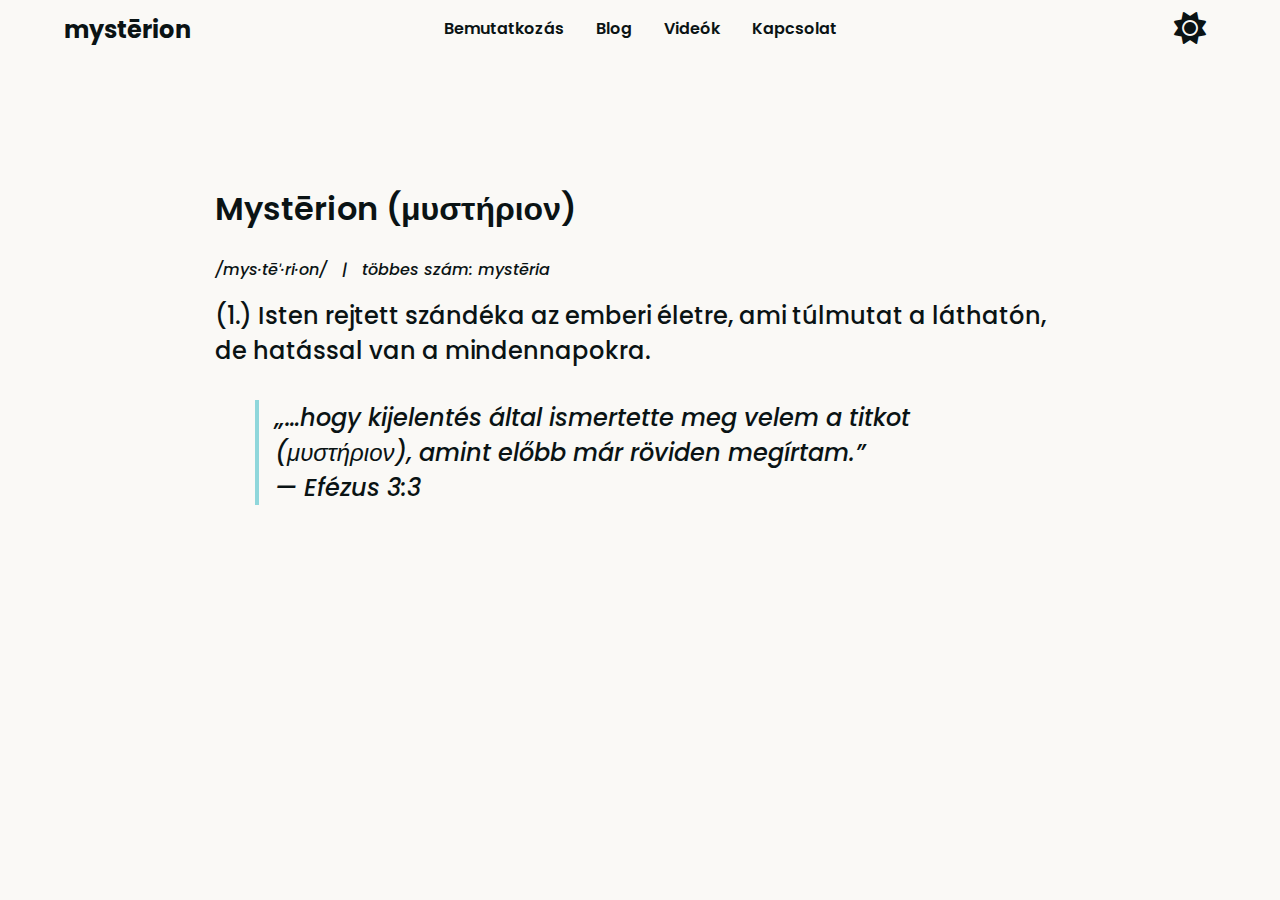
<file: index.html>
<!DOCTYPE html>
<html lang="hu">

<head>
  <meta charset="UTF-8" />
  <meta name="viewport" content="width=device-width, initial-scale=1.0" />
  <title>Mysterion</title>
  <link rel="stylesheet" href="assets/css/styles.css" />
  <link rel="stylesheet" href="assets/css/header.css" />
  <link href="https://fonts.googleapis.com/css2?family=Poppins:wght@400;600&display=swap" rel="stylesheet" /> <!-- Google Fonts -->
  <link rel="stylesheet" href="https://cdnjs.cloudflare.com/ajax/libs/font-awesome/6.5.0/css/all.min.css" integrity="sha512-..." crossorigin="anonymous" referrerpolicy="no-referrer" /> <!-- Font Awesome -->
</head>

<body>

  <div id="preloader">Betöltés...</div> <!-- Preloader -->

  <div data-include="partials/header.html"></div> <!-- Header -->

  <main>
    <section class="hero mystērion-hero">
      <h1>Mystērion <span class="greek">(μυστήριον)</span></h1>
      <p class="pronunciation">/mys·tēʹ·ri·on/ &nbsp; | &nbsp; többes szám: <em>mystēria</em></p>



      <p class="hero-desc">
        (1.) Isten rejtett szándéka az emberi életre, ami túlmutat a láthatón,<br>
        de hatással van a mindennapokra.
      </p>


      <blockquote>
        „…hogy kijelentés által ismertette meg velem a titkot (μυστήριον), amint előbb már röviden megírtam.”<br>
        <span class="verse">— Efézus 3:3</span>
      </blockquote>
    </section>
  </main>

  <script src="assets/js/include.js"></script>
  <script src="assets/js/main.js"></script>
</body>
</html>
</file>
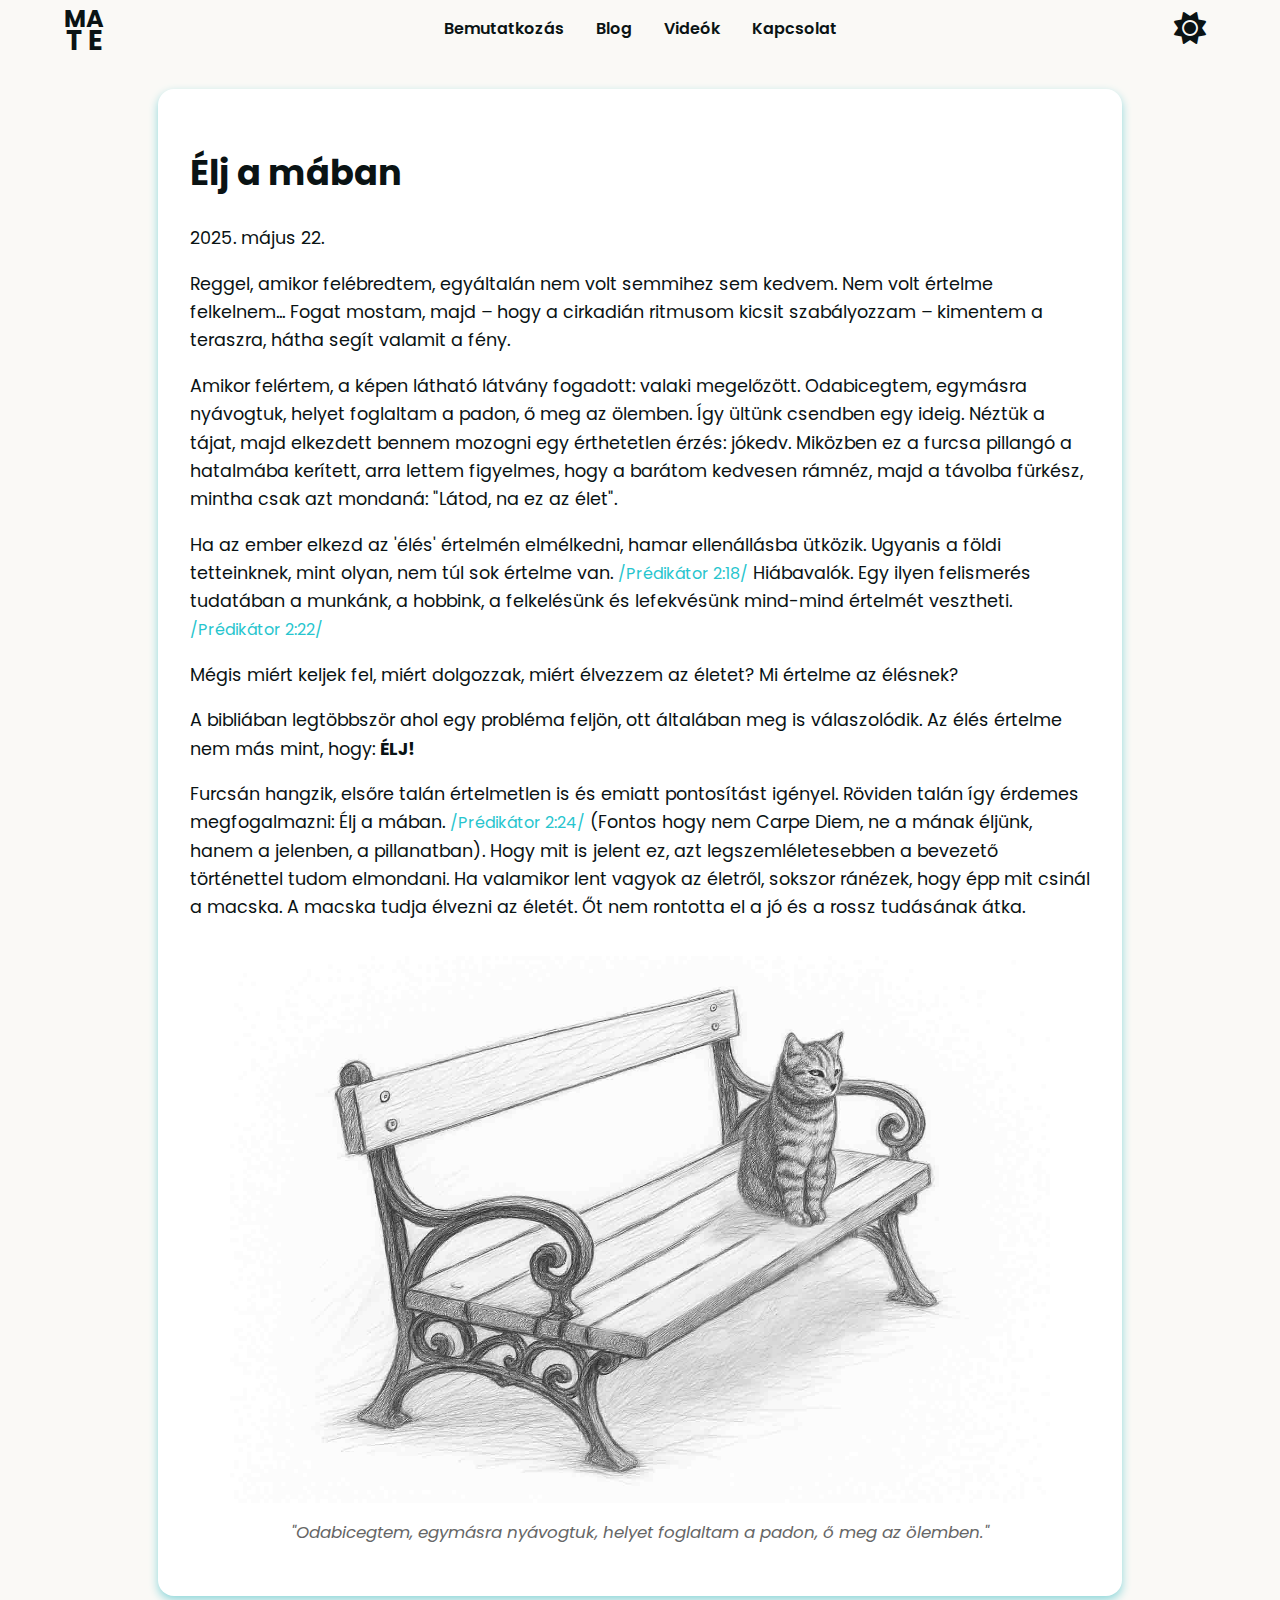
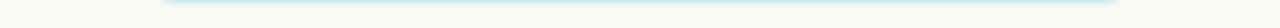
<file: 20250522.html>
<!DOCTYPE html>
<html lang="hu">
<head>
  <meta charset="UTF-8" />
  <meta name="viewport" content="width=device-width, initial-scale=1" />
  <title>MA-TE</title>
  <link rel="stylesheet" href="../styles.css" />
  <link href="https://fonts.googleapis.com/css2?family=Poppins:wght@400;600&display=swap" rel="stylesheet" />
  <link rel="stylesheet" href="https://cdnjs.cloudflare.com/ajax/libs/font-awesome/6.5.0/css/all.min.css" crossorigin="anonymous" referrerpolicy="no-referrer" />
</head>

<body>
  <div id="preloader" class="loader"></div>

  <header>
    <nav class="navbar">
      <a href="../index.html" class="logo">
        <div class="logo-column">
          <span>M</span>
          <span>T</span>
        </div>
        <div class="logo-column">
          <span>A</span>
          <span>E</span>
        </div>
      </a>

      <ul class="nav-links">
        <li><a href="../bemutatkozas.html">Bemutatkozás</a></li>
        <li><a href="../blog.html">Blog</a></li>
        <li><a href="#videok">Videók</a></li>
        <li><a href="#kapcsolat">Kapcsolat</a></li>
      </ul>

      <button id="theme-toggle" aria-label="Váltás világos/sötét mód között">
        <i class="fa-solid fa-sun"></i>
      </button>
    </nav>
  </header>

  <main id="content">
    <!-- Ide jön az oldalanként változó tartalom -->

    <article class="article-content">
  <h1>Élj a mában</h1>
  <p class="date">2025. május 22.</p> <!-- dátum, ha szeretnéd megjeleníteni -->
  
  <p>    Reggel, amikor felébredtem, egyáltalán nem volt semmihez sem kedvem. Nem volt értelme felkelnem... Fogat mostam, majd – hogy a cirkadián ritmusom kicsit szabályozzam – kimentem a teraszra, hátha segít valamit a fény.</p>
  
  <p>Amikor felértem, a képen látható látvány fogadott: valaki megelőzött. Odabicegtem, egymásra nyávogtuk, helyet foglaltam a padon, ő meg az ölemben. Így ültünk csendben egy ideig. Néztük a tájat, majd elkezdett bennem mozogni egy érthetetlen érzés: jókedv. Miközben ez a furcsa pillangó a hatalmába kerített, arra lettem figyelmes, hogy a barátom kedvesen rámnéz, majd a távolba fürkész, mintha csak azt mondaná: "Látod, na ez az élet".</p>
  
  <p>Ha az ember elkezd az 'élés' értelmén elmélkedni, hamar ellenállásba ütközik. Ugyanis a földi tetteinknek, mint olyan, nem túl sok értelme van. <span class="scripture" data-ref="/Prédikátor 2:18/">/Prédikátor 2:18/</span> Hiábavalók. Egy ilyen felismerés tudatában a munkánk, a hobbink, a felkelésünk és lefekvésünk mind-mind értelmét vesztheti. <span class="scripture" data-ref="/Prédikátor 2:22/">/Prédikátor 2:22/</span></p>
  
  <p>Mégis miért keljek fel, miért dolgozzak, miért élvezzem az életet? Mi értelme az élésnek?</p>
  
  <p>A bibliában legtöbbször ahol egy probléma feljön, ott általában meg is válaszolódik. Az élés értelme nem más mint, hogy: <strong>ÉLJ!</strong></p>
  
  <p>Furcsán hangzik, elsőre talán értelmetlen is és emiatt pontosítást igényel. Röviden talán így érdemes megfogalmazni: Élj a mában. <span class="scripture" data-ref="/Prédikátor 2:24/">/Prédikátor 2:24/</span> (Fontos hogy nem Carpe Diem, ne a mának éljünk, hanem a jelenben, a pillanatban). Hogy mit is jelent ez, azt legszemléletesebben a bevezető történettel tudom elmondani. Ha valamikor lent vagyok az életről, sokszor ránézek, hogy épp mit csinál a macska. A macska tudja élvezni az életét. Őt nem rontotta el a jó és a rossz tudásának átka.</p>

  <figure class="article-image">
  <img src="../images/20250522.jpg" alt="macska a padon">
 <figcaption>"Odabicegtem, egymásra nyávogtuk, helyet foglaltam a padon, ő meg az ölemben."</figcaption>
    </figure>
    

</article>



  </main>
  <div id="tooltip"></div>
  <script src="../script.js"></script>
  

</body>
</html>
</file>
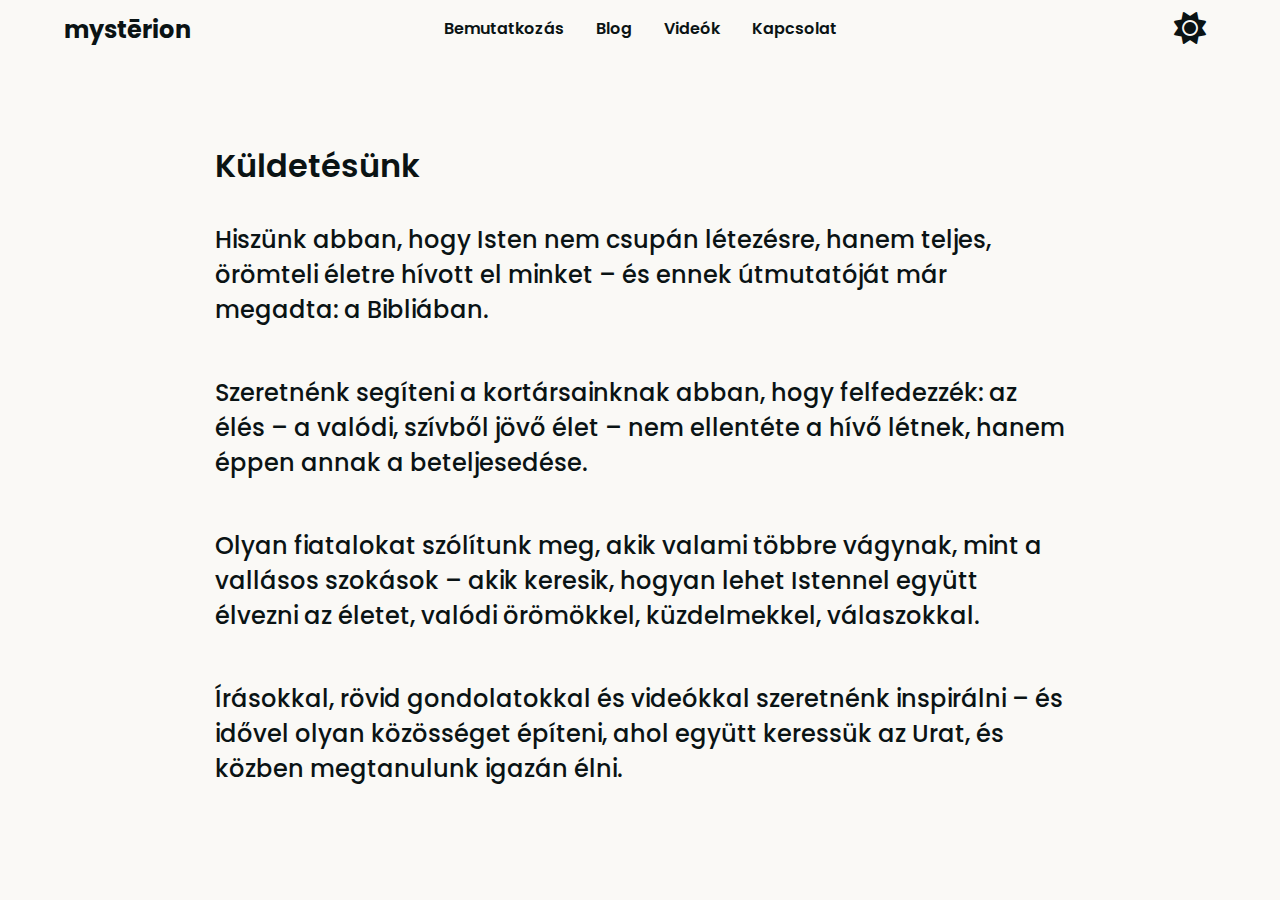
<file: about.html>
<!DOCTYPE html>
<html lang="hu">

<head>
  <meta charset="UTF-8" />
  <meta name="viewport" content="width=device-width, initial-scale=1.0" />
  <title>Mysterion</title>
  <link rel="stylesheet" href="assets/css/styles.css" />
  <link rel="stylesheet" href="assets/css/header.css" />
  <link href="https://fonts.googleapis.com/css2?family=Poppins:wght@400;600&display=swap" rel="stylesheet" /> <!-- Google Fonts -->
  <link rel="stylesheet" href="https://cdnjs.cloudflare.com/ajax/libs/font-awesome/6.5.0/css/all.min.css" integrity="sha512-..." crossorigin="anonymous" referrerpolicy="no-referrer" /> <!-- Font Awesome -->
</head>

<body>

  <div id="preloader">Betöltés...</div> <!-- Preloader -->

  <div data-include="partials/header.html"></div> <!-- Header -->

  <main>
    <section class="hero">
      <h1>Küldetésünk</h1>
      <p>Hiszünk abban, hogy Isten nem csupán létezésre, hanem teljes, örömteli életre hívott el minket – és ennek útmutatóját már megadta: a Bibliában.</p>
      <p>Szeretnénk segíteni a kortársainknak abban, hogy felfedezzék: az élés – a valódi, szívből jövő élet – nem ellentéte a hívő létnek, hanem éppen annak a beteljesedése.</p>
      <p>Olyan fiatalokat szólítunk meg, akik valami többre vágynak, mint a vallásos szokások – akik keresik, hogyan lehet Istennel együtt élvezni az életet, valódi örömökkel, küzdelmekkel, válaszokkal.</p>
      <p>Írásokkal, rövid gondolatokkal és videókkal szeretnénk inspirálni – és idővel olyan közösséget építeni, ahol együtt keressük az Urat, és közben megtanulunk igazán élni.</p>
      
    </section>
  </main>

  <script src="assets/js/include.js"></script>
  <script src="assets/js/main.js"></script>
</body>
</html>
</file>
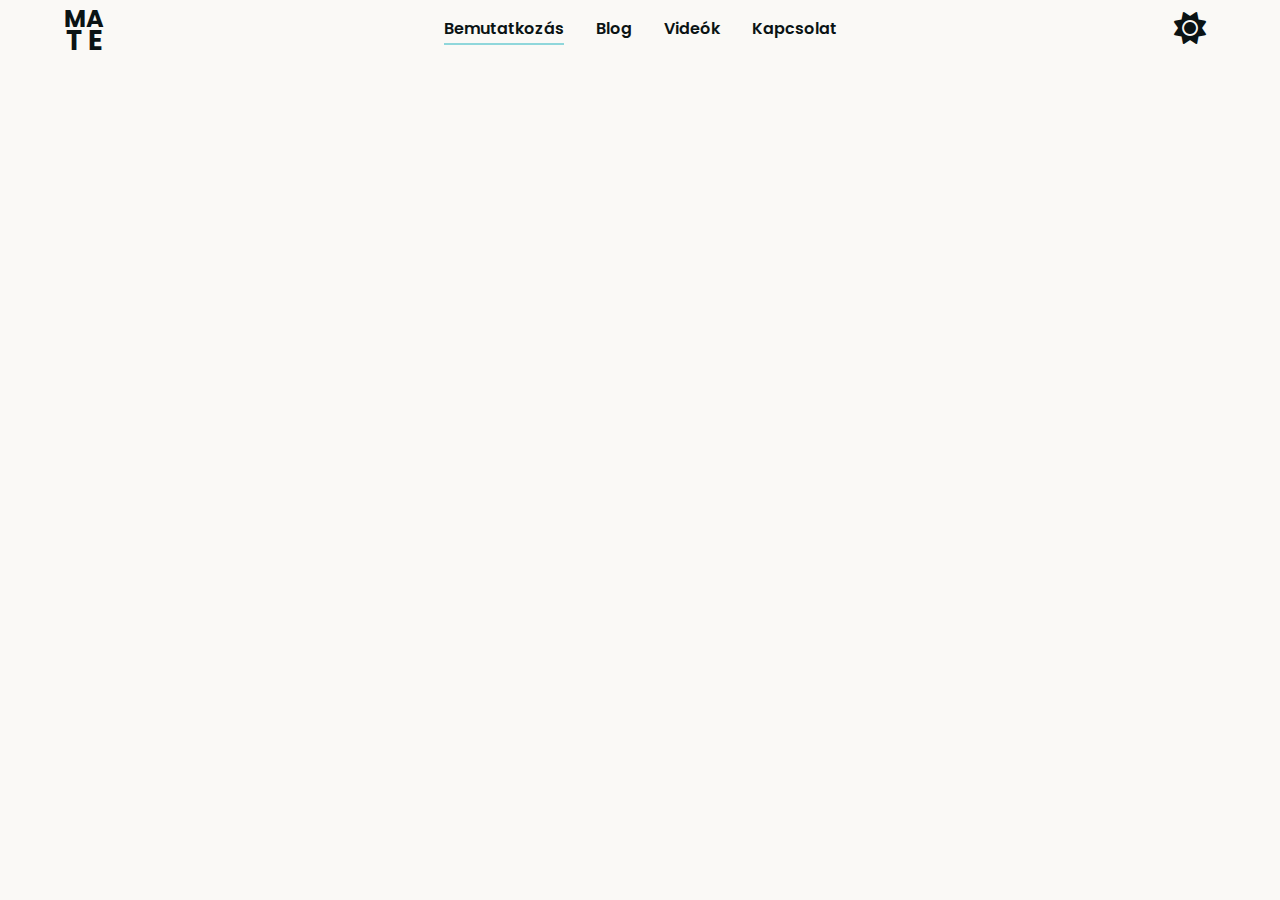
<file: bemutatkozas.html>
<!DOCTYPE html>
<html lang="hu">

<head>
  <meta charset="UTF-8" />
  <meta name="viewport" content="width=device-width, initial-scale=1" />
  <title>Bemutatkozás – MA-TE</title>
  <link rel="stylesheet" href="styles.css" />
  <link href="https://fonts.googleapis.com/css2?family=Poppins:wght@400;600&display=swap" rel="stylesheet" />
  <link rel="stylesheet" href="https://cdnjs.cloudflare.com/ajax/libs/font-awesome/6.5.0/css/all.min.css" integrity="sha512-..." crossorigin="anonymous" referrerpolicy="no-referrer" />
</head>

<body>

  <header>
    <nav class="navbar">
      <a href="index.html" class="logo">
        <div class="logo-column">
          <span>M</span>
          <span>T</span>
        </div>
        <div class="logo-column">
          <span>A</span>
          <span>E</span>
        </div>
      </a>

      <ul class="nav-links">
  <li><a href="bemutatkozas.html" class="active">Bemutatkozás</a></li>
  <li><a href="blog.html">Blog</a></li>
  <li><a href="index.html#videok">Videók</a></li>
  <li><a href="index.html#kapcsolat">Kapcsolat</a></li>
</ul>

      <button id="theme-toggle" aria-label="Váltás világos/sötét mód között">
        <i class="fa-solid fa-sun"></i>
      </button>
    </nav>
  </header>

  <main>
    <section class="hero">
      <h1>Bemutatkozás</h1>
      <p>
       Hali! Ez a weboldal egy kis lépés a nagy utam felé, aminek dokumentálásában segítségemre lesznek az itteni videók és blogok. Ha jobban meg szeretnél ismerni, nézz körül!
      </p>
      <p>
        Heyho :D
      </p>
    </section>
  </main>

  <script src="script.js"></script>
</body>

</html>
</file>
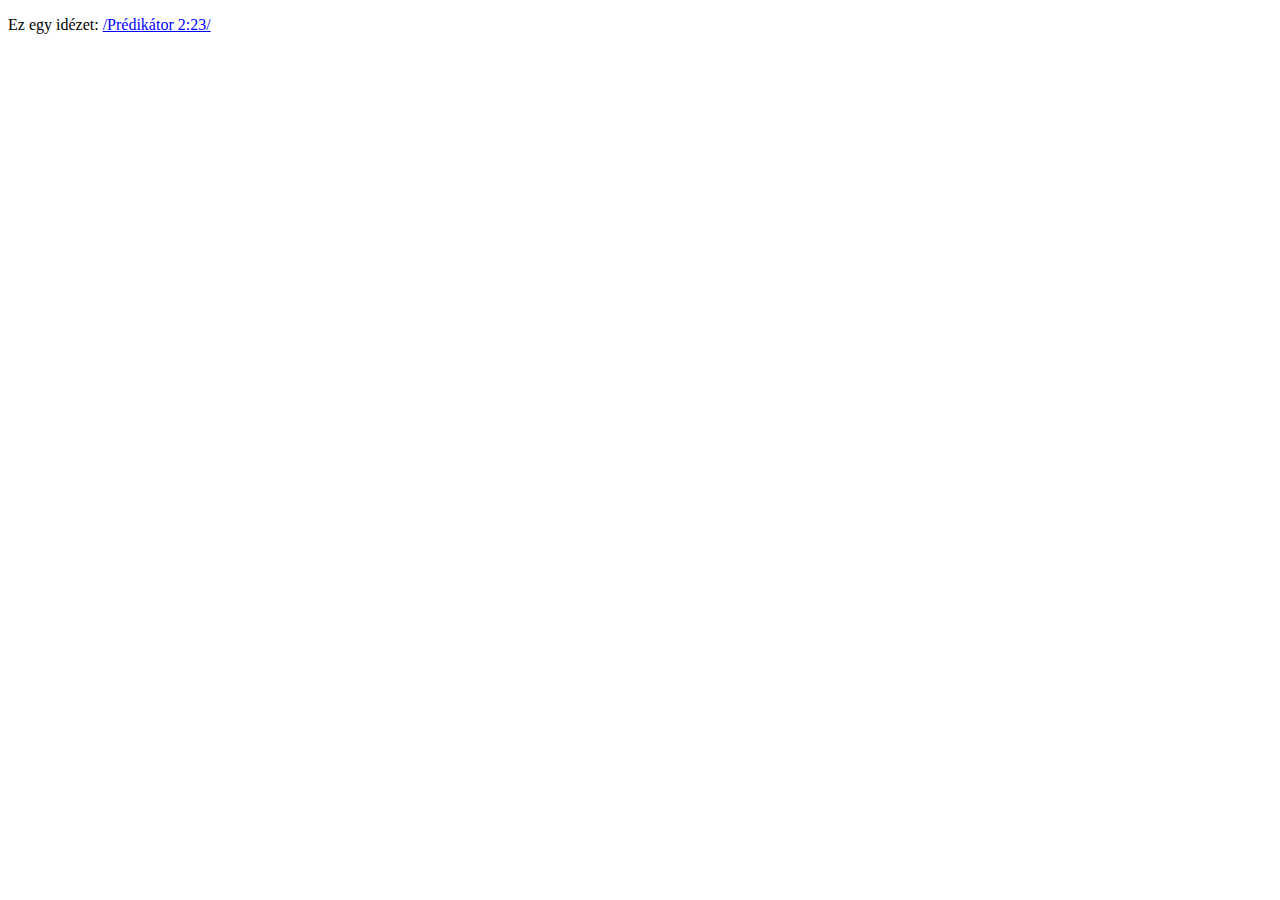
<file: test.tooltip.html>
<!DOCTYPE html>
<html lang="hu">
<head>
  <meta charset="UTF-8" />
  <title>Tooltip teszt</title>
  <style>
    .scripture {
      color: blue;
      cursor: pointer;
      text-decoration: underline;
    }
    #tooltip {
      position: absolute;
      padding: 10px;
      background-color: rgba(0,0,0,0.75);
      color: white;
      border-radius: 6px;
      max-width: 300px;
      display: none;
      pointer-events: none;
      font-size: 0.9rem;
      box-shadow: 0 0 10px rgba(0,0,0,0.5);
      transition: opacity 0.2s ease-in-out;
      z-index: 1000;
    }
  </style>
</head>
<body>

<p>Ez egy idézet: 
  <span class="scripture" data-ref="/Prédikátor 2:23/">/Prédikátor 2:23/</span>
</p>

<div id="tooltip"></div>

<script>
  // Egyszerű példa adatok:
  const igeversek = {
    "/Prédikátor 2:23/": "Hiábavalók. Egy ilyen felismerés tudatában a munkánk, a hobbink, a felkelésünk és lefekvésünk mind-mind értelmét vesztheti."
  };

  const tooltip = document.getElementById('tooltip');

  document.querySelectorAll('.scripture').forEach(span => {
    span.addEventListener('mouseenter', (e) => {
      const ref = span.getAttribute('data-ref');
      const szoveg = igeversek[ref] || "Nincs elérhető magyarázat.";
      tooltip.textContent = szoveg;
      tooltip.style.display = 'block';

      const rect = e.target.getBoundingClientRect();
      tooltip.style.left = `${rect.left + window.scrollX}px`;
      tooltip.style.top = `${rect.bottom + window.scrollY + 5}px`;
    });

    span.addEventListener('mouseleave', () => {
      tooltip.style.display = 'none';
    });
  });
</script>

</body>
</html>
</file>
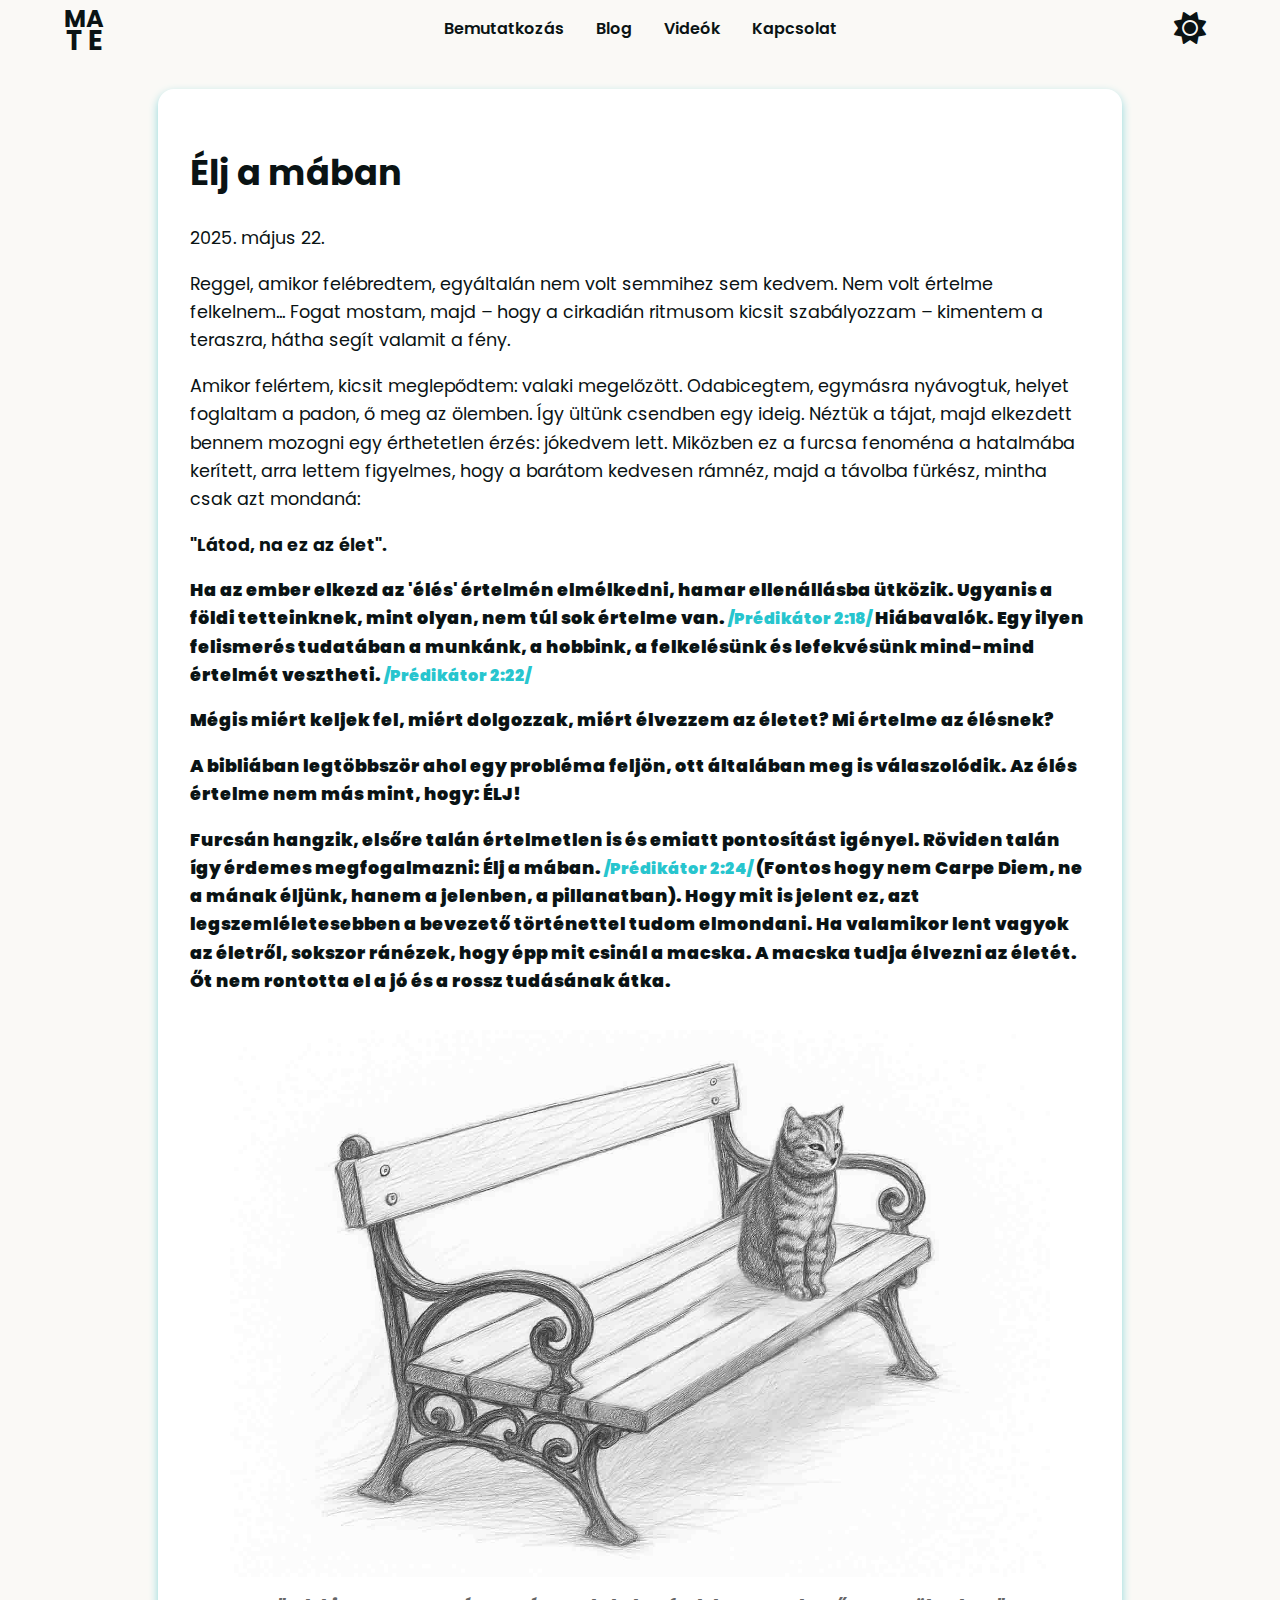
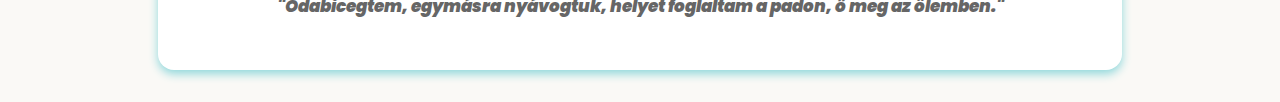
<file: blogs/20250522.html>
<!DOCTYPE html>
<html lang="hu">
<head>
  <meta charset="UTF-8" />
  <meta name="viewport" content="width=device-width, initial-scale=1" />
  <title>MA-TE</title>
  <link rel="stylesheet" href="../styles.css" />
  <link href="https://fonts.googleapis.com/css2?family=Poppins:wght@400;600&display=swap" rel="stylesheet" />
  <link rel="stylesheet" href="https://cdnjs.cloudflare.com/ajax/libs/font-awesome/6.5.0/css/all.min.css" crossorigin="anonymous" referrerpolicy="no-referrer" />
</head>

<body>
  <div id="preloader" class="loader"></div>

  <header>
    <nav class="navbar">
      <a href="../index.html" class="logo">
        <div class="logo-column">
          <span>M</span>
          <span>T</span>
        </div>
        <div class="logo-column">
          <span>A</span>
          <span>E</span>
        </div>
      </a>

      <ul class="nav-links">
        <li><a href="../bemutatkozas.html">Bemutatkozás</a></li>
        <li><a href="../blog.html">Blog</a></li>
        <li><a href="#videok">Videók</a></li>
        <li><a href="#kapcsolat">Kapcsolat</a></li>
      </ul>

      <button id="theme-toggle" aria-label="Váltás világos/sötét mód között">
        <i class="fa-solid fa-sun"></i>
      </button>
    </nav>
  </header>

  <main id="content">
    <!-- Ide jön az oldalanként változó tartalom -->

    <article class="article-content">
  <h1>Élj a mában</h1>
  <p class="date">2025. május 22.</p> <!-- dátum, ha szeretnéd megjeleníteni -->
  
  <p>    Reggel, amikor felébredtem, egyáltalán nem volt semmihez sem kedvem. Nem volt értelme felkelnem... Fogat mostam, majd – hogy a cirkadián ritmusom kicsit szabályozzam – kimentem a teraszra, hátha segít valamit a fény.</p>
  
  <p>Amikor felértem, kicsit meglepődtem: valaki megelőzött. Odabicegtem, egymásra nyávogtuk, helyet foglaltam a padon, ő meg az ölemben. Így ültünk csendben egy ideig. Néztük a tájat, majd elkezdett bennem mozogni egy érthetetlen érzés: jókedvem lett. Miközben ez a furcsa fenoména a hatalmába kerített, arra lettem figyelmes, hogy a barátom kedvesen rámnéz, majd a távolba fürkész, mintha csak azt mondaná:</p> 
  
  <p><strong>"Látod, na ez az élet".<strong></p>
  
  <p>Ha az ember elkezd az 'élés' értelmén elmélkedni, hamar ellenállásba ütközik. Ugyanis a földi tetteinknek, mint olyan, nem túl sok értelme van. <span class="scripture" data-ref="/Prédikátor 2:18/">/Prédikátor 2:18/</span> Hiábavalók. Egy ilyen felismerés tudatában a munkánk, a hobbink, a felkelésünk és lefekvésünk mind-mind értelmét vesztheti. <span class="scripture" data-ref="/Prédikátor 2:22/">/Prédikátor 2:22/</span></p>
  
  <p>Mégis miért keljek fel, miért dolgozzak, miért élvezzem az életet? Mi értelme az élésnek?</p>
  
  <p>A bibliában legtöbbször ahol egy probléma feljön, ott általában meg is válaszolódik. Az élés értelme nem más mint, hogy: <strong>ÉLJ!</strong></p>
  
  <p>Furcsán hangzik, elsőre talán értelmetlen is és emiatt pontosítást igényel. Röviden talán így érdemes megfogalmazni: Élj a mában. <span class="scripture" data-ref="/Prédikátor 2:24/">/Prédikátor 2:24/</span> (Fontos hogy nem Carpe Diem, ne a mának éljünk, hanem a jelenben, a pillanatban). Hogy mit is jelent ez, azt legszemléletesebben a bevezető történettel tudom elmondani. Ha valamikor lent vagyok az életről, sokszor ránézek, hogy épp mit csinál a macska. A macska tudja élvezni az életét. Őt nem rontotta el a jó és a rossz tudásának átka.</p>

  <figure class="article-image">
  <img src="../images/20250522.jpg" alt="macska a padon">
 <figcaption>"Odabicegtem, egymásra nyávogtuk, helyet foglaltam a padon, ő meg az ölemben."</figcaption>
    </figure>
    

</article>



  </main>
  <div id="tooltip"></div>
  <script src="../script.js"></script>
  

</body>
</html>
</file>
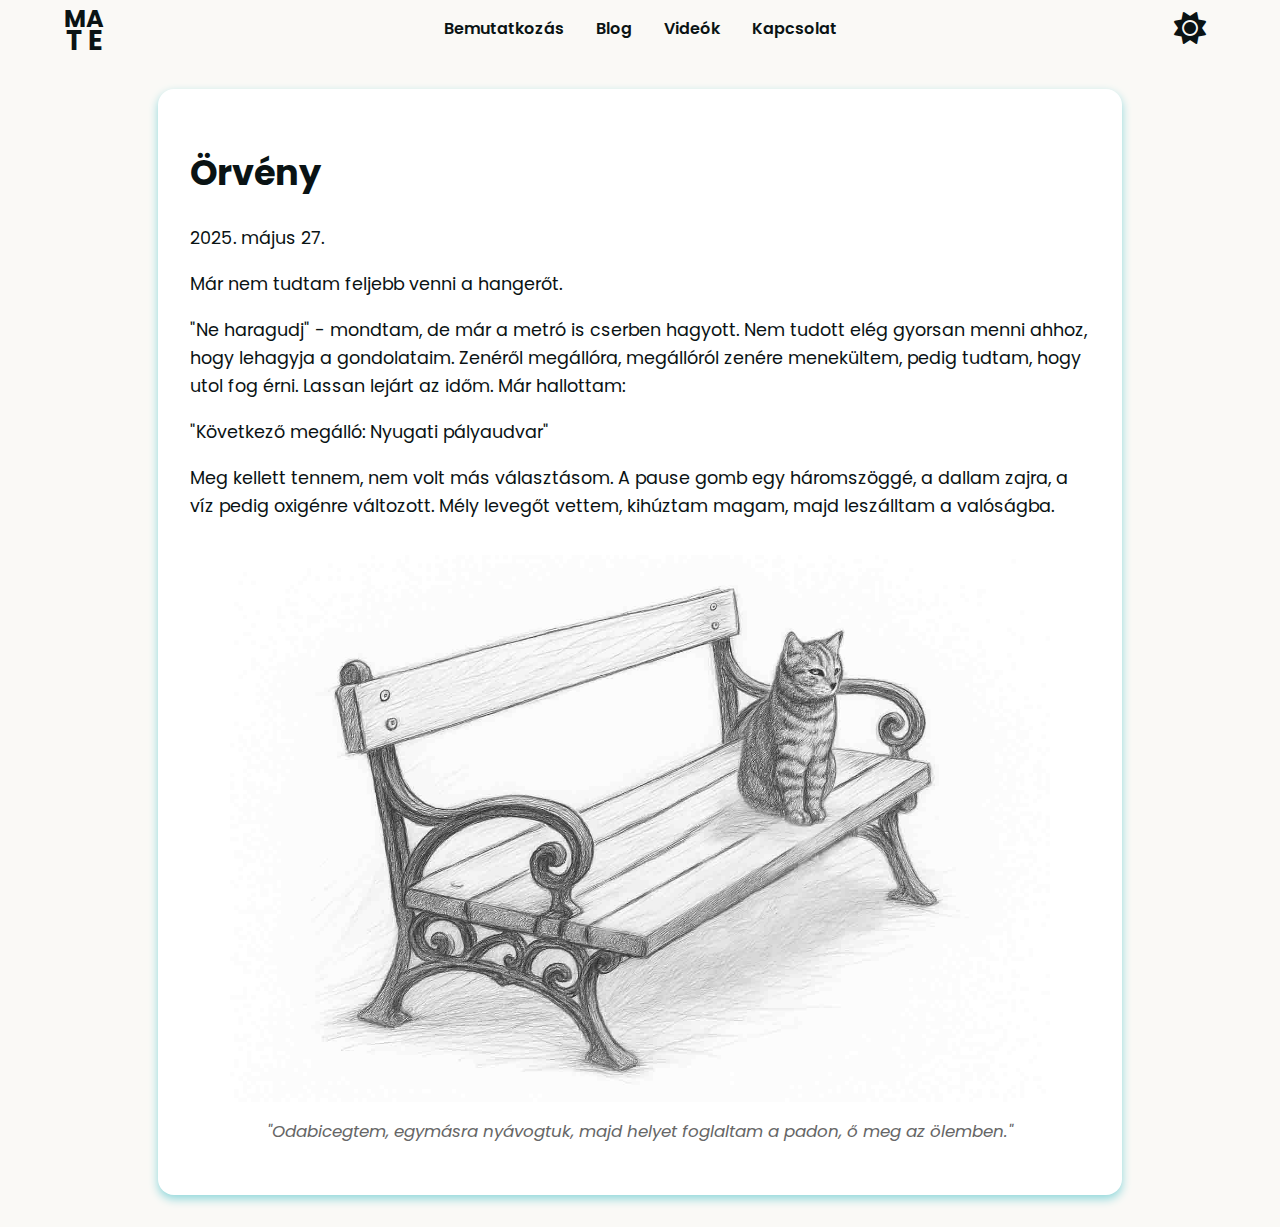
<file: blogs/20250526.html>
<!DOCTYPE html>
<html lang="hu">
<head>
  <meta charset="UTF-8" />
  <meta name="viewport" content="width=device-width, initial-scale=1" />
  <title>MA-TE</title>
  <link rel="stylesheet" href="../styles.css" />
  <link href="https://fonts.googleapis.com/css2?family=Poppins:wght@400;600&display=swap" rel="stylesheet" />
  <link rel="stylesheet" href="https://cdnjs.cloudflare.com/ajax/libs/font-awesome/6.5.0/css/all.min.css" crossorigin="anonymous" referrerpolicy="no-referrer" />
</head>

<body>
  <div id="preloader" class="loader"></div>

  <header>
    <nav class="navbar">
      <a href="../index.html" class="logo">
        <div class="logo-column">
          <span>M</span>
          <span>T</span>
        </div>
        <div class="logo-column">
          <span>A</span>
          <span>E</span>
        </div>
      </a>

      <ul class="nav-links">
        <li><a href="../bemutatkozas.html">Bemutatkozás</a></li>
        <li><a href="../blog.html">Blog</a></li>
        <li><a href="#videok">Videók</a></li>
        <li><a href="#kapcsolat">Kapcsolat</a></li>
      </ul>

      <button id="theme-toggle" aria-label="Váltás világos/sötét mód között">
        <i class="fa-solid fa-sun"></i>
      </button>
    </nav>
  </header>

  <main id="content">
    <!-- Ide jön az oldalanként változó tartalom -->

    <article class="article-content">
  <h1>Örvény</h1>
  <p class="date">2025. május 27.</p> <!-- dátum, ha szeretnéd megjeleníteni -->
  
  <p>   Már nem tudtam feljebb venni a hangerőt.</p>
  <p> "Ne haragudj" - mondtam, de már a metró is cserben hagyott. Nem tudott elég gyorsan menni ahhoz, hogy lehagyja a gondolataim. Zenéről megállóra, megállóról zenére menekültem, pedig tudtam, hogy utol fog érni. Lassan lejárt az időm. Már hallottam:</p>
  <p> "Következő megálló: Nyugati pályaudvar"</p>
  <p> Meg kellett tennem, nem volt más választásom. A pause gomb egy háromszöggé, a dallam zajra, a víz pedig oxigénre változott. Mély levegőt vettem, kihúztam magam, majd leszálltam a valóságba.</p>
 
  <figure class="article-image">
  <img src="../images/20250522.jpg" alt="macska a padon">
 <figcaption>"Odabicegtem, egymásra nyávogtuk, majd helyet foglaltam a padon, ő meg az ölemben."</figcaption>
    </figure>
    

</article>



  </main>
  <div id="tooltip"></div>
  <script src="../script.js"></script>
  

</body>
</html>
</file>
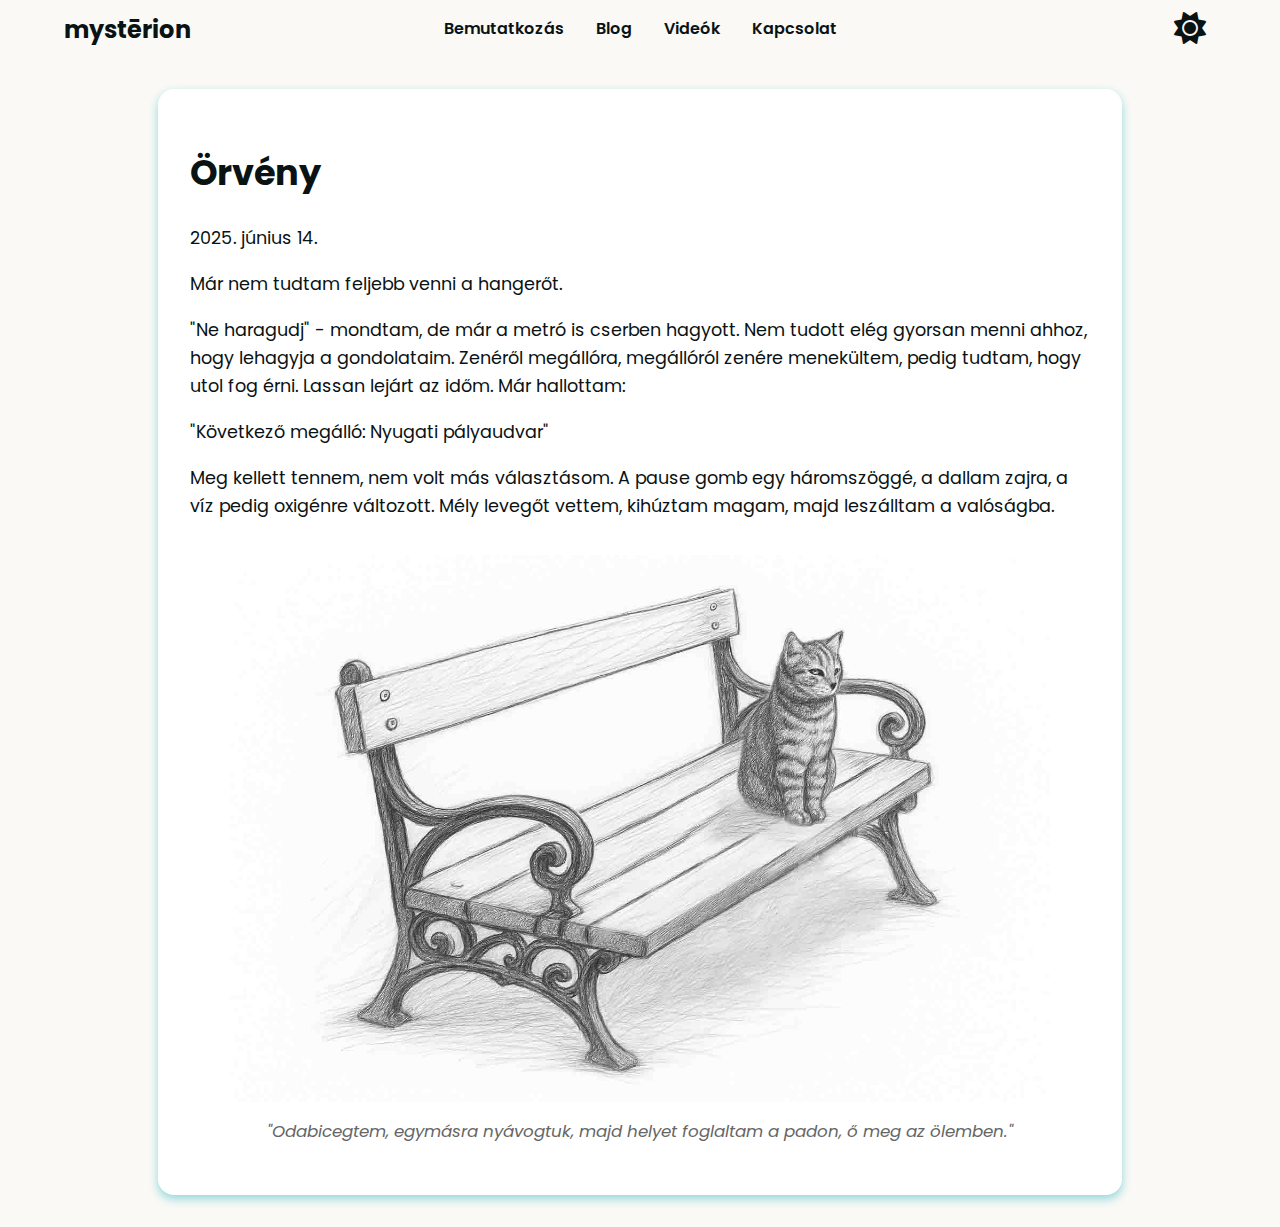
<file: blogs/20250614.html>
<!DOCTYPE html>
<html lang="hu">
<head>
  <meta charset="UTF-8" />
  <meta name="viewport" content="width=device-width, initial-scale=1" />
  <title>MA-TE</title>
  <link rel="stylesheet" href="../styles.css" />
  <link href="https://fonts.googleapis.com/css2?family=Poppins:wght@400;600&display=swap" rel="stylesheet" />
  <link rel="stylesheet" href="https://cdnjs.cloudflare.com/ajax/libs/font-awesome/6.5.0/css/all.min.css" crossorigin="anonymous" referrerpolicy="no-referrer" />
</head>

<body>

  <div id="preloader" class="loader"></div>
  <header>
  <nav class="navbar">
    <a href="index.html" class="logo">mystērion</a>

</a>

    <ul class="nav-links">
      <li><a href="../bemutatkozas.html">Bemutatkozás</a></li>
        <li><a href="../blog.html">Blog</a></li>
        <li><a href="#videok">Videók</a></li>
        <li><a href="#kapcsolat">Kapcsolat</a></li>
    </ul>

    
     <button id="theme-toggle" aria-label="Váltás világos/sötét mód között">
  <i class="fa-solid fa-sun"></i>
</button>


  </nav>
</header>

  <main id="content">
    <!-- Ide jön az oldalanként változó tartalom -->

    <article class="article-content">
  <h1>Örvény</h1>
  <p class="date">2025. június 14.</p> <!-- dátum, ha szeretnéd megjeleníteni -->
  
  <p>   Már nem tudtam feljebb venni a hangerőt.</p>
  <p> "Ne haragudj" - mondtam, de már a metró is cserben hagyott. Nem tudott elég gyorsan menni ahhoz, hogy lehagyja a gondolataim. Zenéről megállóra, megállóról zenére menekültem, pedig tudtam, hogy utol fog érni. Lassan lejárt az időm. Már hallottam:</p>
  <p> "Következő megálló: Nyugati pályaudvar"</p>
  <p> Meg kellett tennem, nem volt más választásom. A pause gomb egy háromszöggé, a dallam zajra, a víz pedig oxigénre változott. Mély levegőt vettem, kihúztam magam, majd leszálltam a valóságba.</p>
 
  <figure class="article-image">
  <img src="../images/20250522.jpg" alt="macska a padon">
 <figcaption>"Odabicegtem, egymásra nyávogtuk, majd helyet foglaltam a padon, ő meg az ölemben."</figcaption>
    </figure>
    

</article>



  </main>
  <div id="tooltip"></div>
  <script src="../script.js"></script>
  

</body>
</html>
</file>
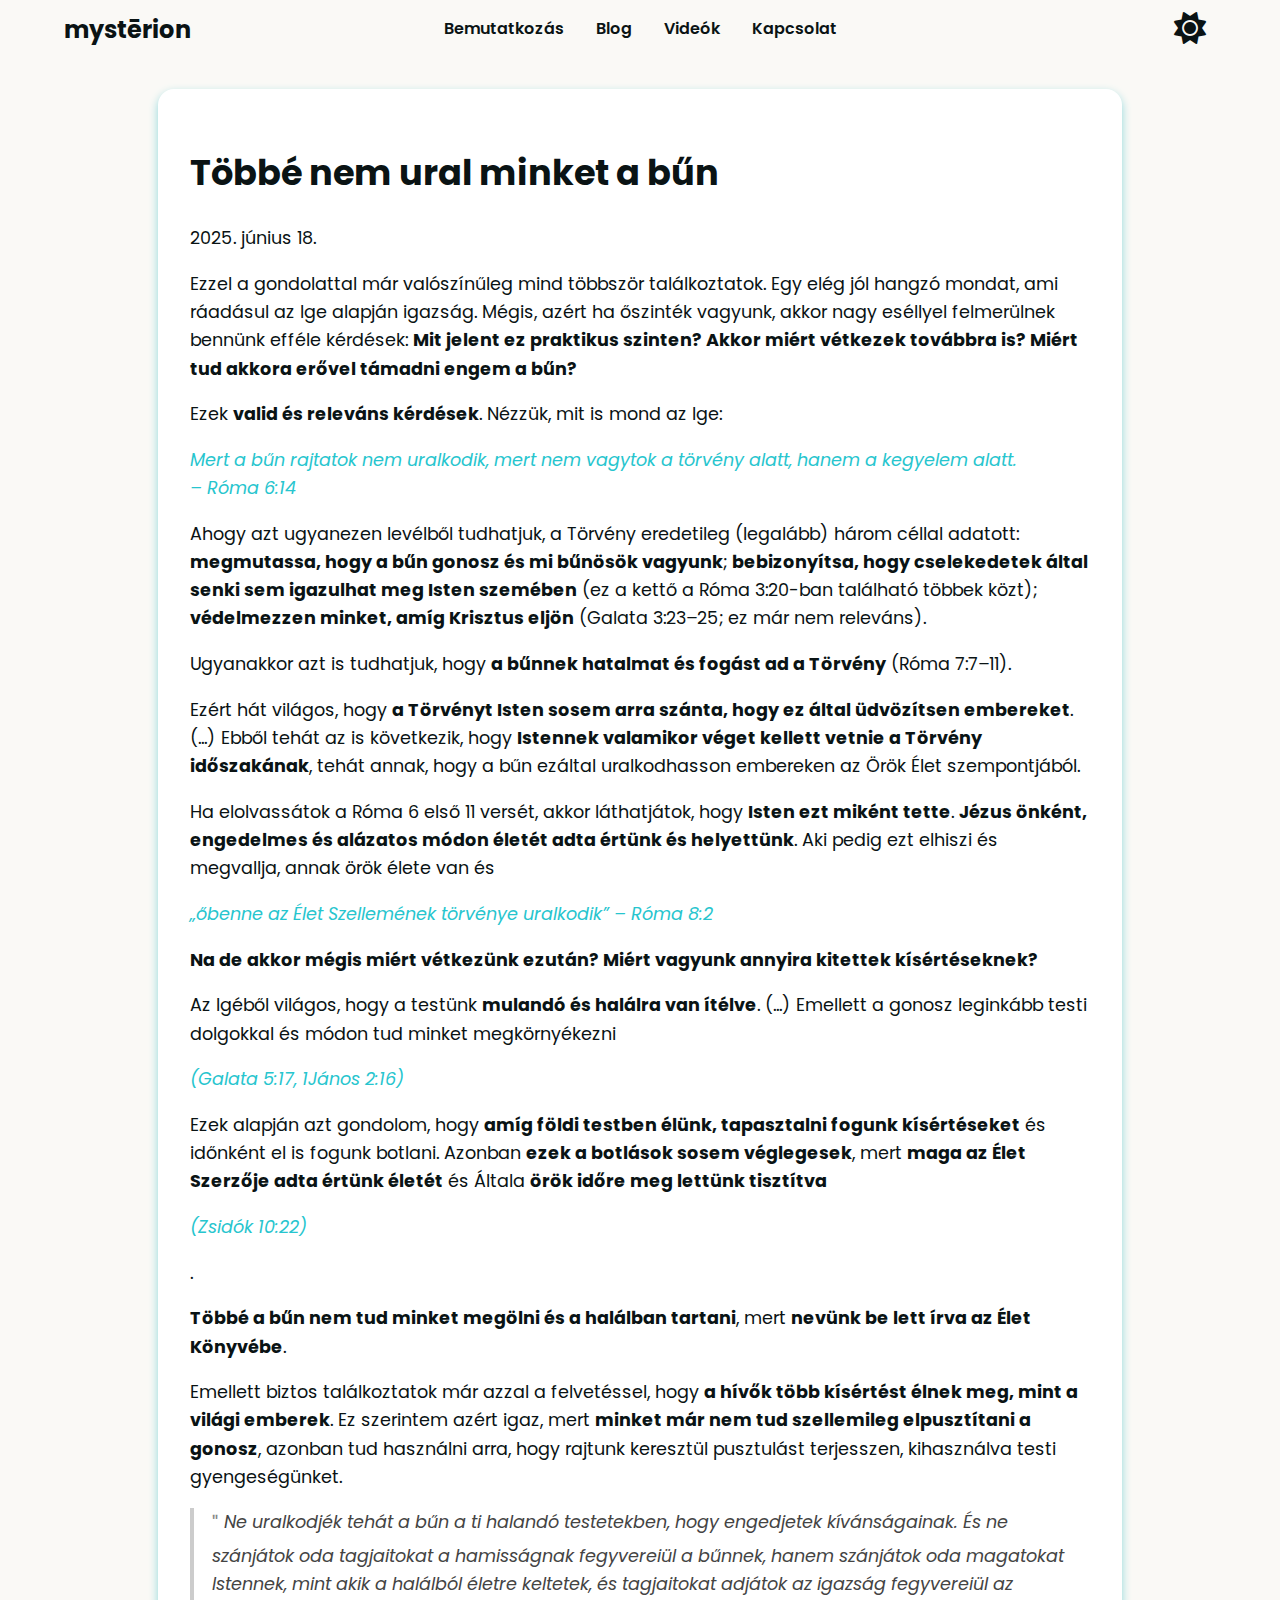
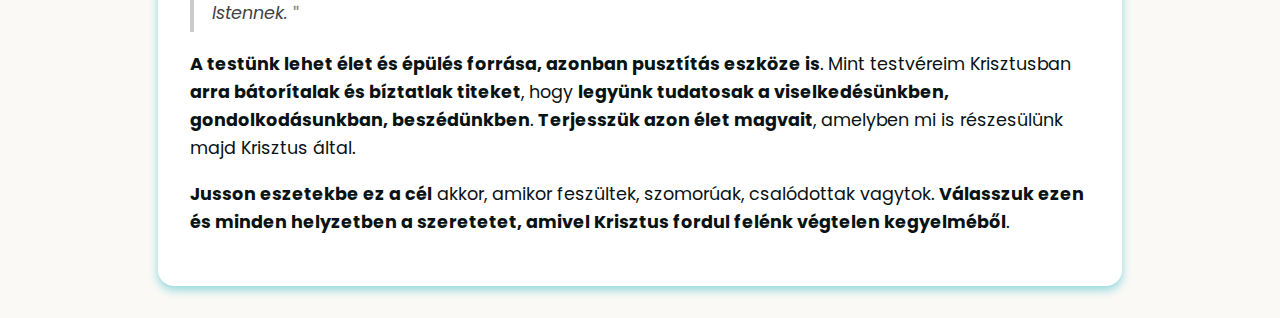
<file: posts/20250617.html>
<!DOCTYPE html>
<html lang="hu">

<head>
  <meta charset="UTF-8" />
  <meta name="viewport" content="width=device-width, initial-scale=1.0" />
  <title>Mysterion</title>
  <link rel="stylesheet" href="../assets/css/styles.css" />
  <link rel="stylesheet" href="../assets/css/header.css" />
  <link rel="stylesheet" href="../assets/css/posts.css" />
  <link href="https://fonts.googleapis.com/css2?family=Poppins:wght@400;600&display=swap" rel="stylesheet" /> <!-- Google Fonts -->
  <link rel="stylesheet" href="https://cdnjs.cloudflare.com/ajax/libs/font-awesome/6.5.0/css/all.min.css" integrity="sha512-..." crossorigin="anonymous" referrerpolicy="no-referrer" /> <!-- Font Awesome -->
</head>

<body>

  <div id="preloader">Betöltés...</div> <!-- Preloader -->

  <div data-include="../partials/header.html"></div> <!-- Header -->

    <main id="content">
    <article class="article-content">
      <h1>Többé nem ural minket a bűn</h1>
      <p class="date">2025. június 18.</p>

      <p>Ezzel a gondolattal már valószínűleg mind többször találkoztatok. Egy elég jól hangzó mondat, ami ráadásul az Ige alapján igazság. Mégis, azért ha őszinték vagyunk, akkor nagy eséllyel felmerülnek bennünk efféle kérdések: <strong>Mit jelent ez praktikus szinten? Akkor miért vétkezek továbbra is? Miért tud akkora erővel támadni engem a bűn?</strong></p>

      <p>Ezek <strong>valid és releváns kérdések</strong>. Nézzük, mit is mond az Ige:</p>

      <span class="verse">Mert a bűn rajtatok nem uralkodik, mert nem vagytok a törvény alatt, hanem a kegyelem alatt. <br> – Róma 6:14</span>

      <p>Ahogy azt ugyanezen levélből tudhatjuk, a Törvény eredetileg (legalább) három céllal adatott: <strong>megmutassa, hogy a bűn gonosz és mi bűnösök vagyunk</strong>; <strong>bebizonyítsa, hogy cselekedetek által senki sem igazulhat meg Isten szemében</strong> (ez a kettő a Róma 3:20-ban található többek közt); <strong>védelmezzen minket, amíg Krisztus eljön</strong> (Galata 3:23–25; ez már nem releváns).</p>

      <p>Ugyanakkor azt is tudhatjuk, hogy <strong>a bűnnek hatalmat és fogást ad a Törvény</strong> (Róma 7:7–11).</p>

      <p>Ezért hát világos, hogy <strong>a Törvényt Isten sosem arra szánta, hogy ez által üdvözítsen embereket</strong>. (...) Ebből tehát az is következik, hogy <strong>Istennek valamikor véget kellett vetnie a Törvény időszakának</strong>, tehát annak, hogy a bűn ezáltal uralkodhasson embereken az Örök Élet szempontjából.</p>

      <p>Ha elolvassátok a Róma 6 első 11 versét, akkor láthatjátok, hogy <strong>Isten ezt miként tette</strong>. <strong>Jézus önként, engedelmes és alázatos módon életét adta értünk és helyettünk</strong>. Aki pedig ezt elhiszi és megvallja, annak örök élete van és <span class="verse">„őbenne az Élet Szellemének törvénye uralkodik” – Róma 8:2</span></p>

      <p><strong>Na de akkor mégis miért vétkezünk ezután? Miért vagyunk annyira kitettek kísértéseknek?</strong></p>

      <p>Az Igéből világos, hogy a testünk <strong>mulandó és halálra van ítélve</strong>. (...) Emellett a gonosz leginkább testi dolgokkal és módon tud minket megkörnyékezni <span class="verse">(Galata 5:17, 1János 2:16)</span></p>

      <p>Ezek alapján azt gondolom, hogy <strong>amíg földi testben élünk, tapasztalni fogunk kísértéseket</strong> és időnként el is fogunk botlani. Azonban <strong>ezek a botlások sosem véglegesek</strong>, mert <strong>maga az Élet Szerzője adta értünk életét</strong> és Általa <strong>örök időre meg lettünk tisztítva</strong> <span class="verse">(Zsidók 10:22)</span>.</p>

      <p><strong>Többé a bűn nem tud minket megölni és a halálban tartani</strong>, mert <strong>nevünk be lett írva az Élet Könyvébe</strong>.</p>

      <p>Emellett biztos találkoztatok már azzal a felvetéssel, hogy <strong>a hívők több kísértést élnek meg, mint a világi emberek</strong>. Ez szerintem azért igaz, mert <strong>minket már nem tud szellemileg elpusztítani a gonosz</strong>, azonban tud használni arra, hogy rajtunk keresztül pusztulást terjesszen, kihasználva testi gyengeségünket.</p>

      <blockquote>
        Ne uralkodjék tehát a bűn a ti halandó testetekben, hogy engedjetek kívánságainak. És ne szánjátok oda tagjaitokat a hamisságnak fegyvereiül a bűnnek, hanem szánjátok oda magatokat Istennek, mint akik a halálból életre keltetek, és tagjaitokat adjátok az igazság fegyvereiül az Istennek.
      </blockquote>

      <p><strong>A testünk lehet élet és épülés forrása, azonban pusztítás eszköze is</strong>. Mint testvéreim Krisztusban <strong>arra bátorítalak és bíztatlak titeket</strong>, hogy <strong>legyünk tudatosak a viselkedésünkben, gondolkodásunkban, beszédünkben</strong>. <strong>Terjesszük azon élet magvait</strong>, amelyben mi is részesülünk majd Krisztus által.</p>

      <p><strong>Jusson eszetekbe ez a cél</strong> akkor, amikor feszültek, szomorúak, csalódottak vagytok. <strong>Válasszuk ezen és minden helyzetben a szeretetet, amivel Krisztus fordul felénk végtelen kegyelméből</strong>.</p>
    </article>
  </main>

  <script src="../assets/js/include.js"></script>
  <script src="../assets/js/main.js"></script>
</body>
</html>
</file>
<file: assets/css/styles.css>
/* Színváltozók */
:root {
  --text: #0a1314;
  --background: #faf9f6;
  --primary: #27c5ce;
  --secondary: #8fd7db;
  --accent: #ffffff;
}

/* Font*/
body {
  font-family: 'Poppins', sans-serif;
  color: var(--text);
  background-color: var(--background);
  margin: 0;
  padding: 0;
}

/* Preloader teljes képernyős pozicionálása és elrejtése */
#preloader {
  position: fixed;
  z-index: 9999;
  inset: 0;
  background-color: var(--background);
  display: flex;
  justify-content: center;
  align-items: center;
  transition: opacity 0.4s ease;
}

/* Elrejtés animációval */
#preloader.hide {
  opacity: 0;
  pointer-events: none;
}

.hero {
  display: flex;                 /* Flexbox használata */
  flex-direction: column;        /* Fentről lefelé rendezi az elemeket */
  justify-content: center;       /* Függőleges középre igazítás */
 /* align-items: center;           /* Vízszintes középre igazítás */
  min-height: 50vh;              /* Minimum magasság: a viewport 70%-a */
  padding-top: 4rem;             /* Tér a tetején (a navbar alá) */
  /*text-align: center;            /* Szöveg középre */
  /*gap: 2rem;                    /* Távolság a cím és az alatta lévő szöveg között */
  font-size: 1.5rem;             /* Betűméret */
  font-weight: 500;           /* Betűvastagság */
  color: var(--text);           /* Szöveg színe */

  max-width: 850px;      /* Szöveg maximális szélessége */
  margin: 0 auto;        /* Középre helyezés */
  padding-left: 1rem;    /* Némi belső tér mobilon */
  padding-right: 1rem;
  

}

/* A hero szöveg stílusai */
.hero h1 {
  font-size: 2rem;
  font-weight: 600;
  margin-bottom: 0.5rem;
}

.hero .pronunciation {
  font-style: italic; 
  color: var(--text-muted); /* halványabb szín, ha van definiálva */
  font-size: 1rem;
  margin-bottom: 1rem;
}

.hero p.hero-desc {
  margin: 0;
}

.hero blockquote {
  border-left: 4px solid var(--secondary);
  padding-left: 1rem;
  margin-top: 2rem;
  font-style: italic;
  color: var(--text-muted);
}

/* Sötét mód */
body.dark-mode {
  background-color: var(--text);
  color: var(--background);
}

body.dark-mode .navbar {
  background-color:var(--text);
}

body.dark-mode .navbar .logo:hover {
  background-color: var(--text);
  color: var(--primary);
  border-color: var(--primary);
}

body.dark-mode .navbar .logo {
  color: var(--background);
  border-color: var(--background);
}

body.dark-mode #theme-toggle {
  color: var(--background);
}

body.dark-mode #theme-toggle:hover {
  background-color: var(--text);
  color: var(--primary);
  
}

body.dark-mode .nav-links a {
  color: #e0e0e0;
}

body.dark-mode .nav-links a:hover {
  color: var(--primary);
}

body.dark-mode .hero {
  background-color: var(--text); /* vagy más sötét szín */
  color: #e0e0e0;
}

body.dark-mode #theme-toggle:focus,     
body.dark-mode #theme-toggle:active { 
  background: none;   
  outline: none;
  box-shadow: none;
}

body.dark-mode .nav-links a.active {
  border-bottom: 2px solid var(--secondary);
}
</file>
<file: assets/css/header.css>
/* Színváltozók */
:root {
  --text: #0a1314;
  --background: #faf9f6;
  --primary: #27c5ce;
  --secondary: #8fd7db;
  --accent: #ffffff;
}

/* Navbar alap */
.navbar {
  display: flex;
  align-items: center;
  justify-content: center; /* alapból középre igazítja a tartalmat */
  padding: 1rem 0;
  position: relative; /* hogy a logo pozícióját kezelni tudjuk */
  background-color: var(--background);
}

/* Logo (MATE) */
.navbar .logo {
  position: absolute;
  left: min(5vw, 5rem); /* bal oldalt legyen minimum 5rem, de max 5vw távolság */
  top: 50%;
  transform: translateY(-50%);
  display: flex;
  gap: 0.01rem; /* kis távolság az oszlopok között */
  cursor: pointer;
  color: var(--text);
  font-weight: 700;
  font-size: 1.5rem;
  text-decoration: none;
  
  transition: background-color 0.3s ease, color 0.3s ease, border-color 0.3s ease; /* sima átmenet a színek között */
  
}
/* Logo MATE HOVER*/
.navbar .logo:hover {   
  background-color: var(--background); /* élénk kék, ezt tetszés szerint módosíthatod */
  color: var(--secondary);
  border-color: var(--secondary);
}

.logo-column span {
  display: block;
  width: 1.3rem;       /* fix szélesség */
  height: 1.4rem;      /* fix magasság, hogy a sorok is egyformák legyenek */
  text-align: center;
  line-height: 1.55rem; /* a szöveg függőlegesen középre igazítása */
}

.logo-column:nth-child(1) span:nth-child(2) {
  font-size: 1.7rem; /* T */
}

.logo-column:nth-child(2) span:nth-child(2) {
  font-size: 1.7rem; /* E */
}


/* Navigációs linkek */
.navbar .nav-links {
  list-style: none;
  display: flex;
  gap: 2rem;
  margin: 0;
  padding: 0;
}

.navbar .nav-links a {
  text-decoration: none;
  color: var(--text);
  font-weight: 600;
  font-size: 1rem;
  transition: color 0.2s ease;
}

.navbar .nav-links a.active {   /* Aktív link */
  border-bottom: 2px solid var(--secondary);
  padding-bottom: 0.2rem;
}


.navbar .nav-links a:hover {
  color: var(--secondary);
}

#theme-toggle {
  position: absolute;
  right: min(5vw, 5rem);
  top: 50%;
  transform: translateY(-50%);
  width: 3.2rem;          /* logóval megegyező méret */
  height: 3.2rem;         /* logóval megegyező méret */
  display: flex;
  justify-content: center;
  align-items: center;
  background: none;
  border: none;
  color: var(--text);
  font-size: 2rem;        /* nagyobb betűméret az ikonhoz */
  cursor: pointer;
  transition: background-color 0.2s ease, color 0.2s ease ; /* sima átmenet a színek között */
  outline: none;                /* figyelemkeret eltüntetése */
  -webkit-tap-highlight-color: transparent; /* mobilon a flash eltüntetése */
   line-height: 1;
}

#theme-toggle:hover {
  background-color: var(--background);
  color: var(--secondary);
  border-color: var(--secondary); 
}

#theme-toggle:focus,
#theme-toggle:active {
  outline: none;
  background: none;
  box-shadow: none;   
}

@media (max-width: 768px) {
  .navbar {
    justify-content: space-between; /* jobban illeszkedik kisebb képernyőn */
    padding: 1rem;
  }

  .nav-links {
    position: fixed;
    top: 60px; /* navbar magassága */
    left: 0;
    right: 0;
    background: var(--background);
    flex-direction: column;
    gap: 1rem;
    padding: 1rem;
    display: none; /* alapból elrejtve mobilon */
  }

  /* Egy aktív osztály pl. JS-el nyithatóvá teszi */
  .nav-links.active {
    display: flex;
  }
}
</file>
<file: styles.css>
/* Színváltozók */
:root {
  --text: #0a1314;
  --background: #faf9f6;
  --primary: #27c5ce;
  --secondary: #8fd7db;
  --accent: #ffffff;
}

/* Navbar alap */
.navbar {
  display: flex;
  align-items: center;
  justify-content: center; /* alapból középre igazítja a tartalmat */
  padding: 1rem 0;
  position: relative; /* hogy a logo pozícióját kezelni tudjuk */
  background-color: var(--background);
}

/* Logo (MATE) */
.navbar .logo {
  position: absolute;
  left: min(5vw, 5rem); /* bal oldalt legyen minimum 5rem, de max 5vw távolság */
  top: 50%;
  transform: translateY(-50%);
  display: flex;
  gap: 0.01rem; /* kis távolság az oszlopok között */
  cursor: pointer;
  color: var(--text);
  font-weight: 700;
  font-size: 1.5rem;
  text-decoration: none;
  
  transition: background-color 0.3s ease, color 0.3s ease, border-color 0.3s ease; /* sima átmenet a színek között */
  
}
/* Logo MATE HOVER*/
.navbar .logo:hover {   
  background-color: var(--background); /* élénk kék, ezt tetszés szerint módosíthatod */
  color: var(--secondary);
  border-color: var(--secondary);
}

.logo-column span {
  display: block;
  width: 1.3rem;       /* fix szélesség */
  height: 1.4rem;      /* fix magasság, hogy a sorok is egyformák legyenek */
  text-align: center;
  line-height: 1.55rem; /* a szöveg függőlegesen középre igazítása */
}

.logo-column:nth-child(1) span:nth-child(2) {
  font-size: 1.7rem; /* T */
}

.logo-column:nth-child(2) span:nth-child(2) {
  font-size: 1.7rem; /* E */
}


/* Navigációs linkek */
.navbar .nav-links {
  list-style: none;
  display: flex;
  gap: 2rem;
  margin: 0;
  padding: 0;
}

.navbar .nav-links a {
  text-decoration: none;
  color: var(--text);
  font-weight: 600;
  font-size: 1rem;
  transition: color 0.2s ease;
}

.navbar .nav-links a.active {   /* Aktív link */
  border-bottom: 2px solid var(--secondary);
  padding-bottom: 0.2rem;
}


.navbar .nav-links a:hover {
  color: var(--secondary);
}

#theme-toggle {
  position: absolute;
  right: min(5vw, 5rem);
  top: 50%;
  transform: translateY(-50%);
  width: 3.2rem;          /* logóval megegyező méret */
  height: 3.2rem;         /* logóval megegyező méret */
  display: flex;
  justify-content: center;
  align-items: center;
  background: none;
  border: none;
  color: var(--text);
  font-size: 2rem;        /* nagyobb betűméret az ikonhoz */
  cursor: pointer;
  transition: background-color 0.2s ease, color 0.2s ease ; /* sima átmenet a színek között */
  outline: none;                /* figyelemkeret eltüntetése */
  -webkit-tap-highlight-color: transparent; /* mobilon a flash eltüntetése */
   line-height: 1;
}

#theme-toggle:hover {
  background-color: var(--background);
  color: var(--secondary);
  border-color: var(--secondary); 
}

#theme-toggle:focus,
#theme-toggle:active {
  outline: none;
  background: none;
  box-shadow: none;   
}

.hero {
  display: flex;                 /* Flexbox használata */
  flex-direction: column;        /* Fentről lefelé rendezi az elemeket */
  justify-content: center;       /* Függőleges középre igazítás */
 /* align-items: center;           /* Vízszintes középre igazítás */
  min-height: 50vh;              /* Minimum magasság: a viewport 70%-a */
  padding-top: 4rem;             /* Tér a tetején (a navbar alá) */
  /*text-align: center;            /* Szöveg középre */
  /*gap: 2rem;                    /* Távolság a cím és az alatta lévő szöveg között */
  font-size: 1.5rem;             /* Betűméret */
  font-weight: 500;           /* Betűvastagság */
  color: var(--text);           /* Szöveg színe */

  max-width: 850px;      /* Szöveg maximális szélessége */
  margin: 0 auto;        /* Középre helyezés */
  padding-left: 1rem;    /* Némi belső tér mobilon */
  padding-right: 1rem;

}


.hero h1 {
  font-size: 2rem;
  font-weight: 600;
  margin-bottom: 0.5rem;
}

.hero .pronunciation {
  font-style: italic; 
  color: var(--text-muted); /* halványabb szín, ha van definiálva */
  font-size: 1rem;
  margin-bottom: 1rem;
}

.hero p.hero-desc {
  margin: 0;
}

.hero blockquote {
  border-left: 4px solid var(--secondary);
  padding-left: 1rem;
  margin-top: 2rem;
  font-style: italic;
  color: var(--text-muted);
}

/* Animáció a hero szekcióra */
@keyframes fadeInUp {
  0% {
    opacity: 0;
    transform: translateY(30px);
  }
  100% {
    opacity: 1;
    transform: translateY(0);
  }
}

.hero {
  animation: fadeInUp 1s ease-out forwards;
  opacity: 0; /* Alapból láthatatlan, amíg be nem animál */
}


/* Mobil nézet */
@media (max-width: 600px) {
  .navbar {
    justify-content: flex-start; /* kis képernyőn a menü balra igazítva */
  }
  
  .navbar .nav-links {
    gap: 1rem;
  }
}

/* Font*/
body {
  font-family: 'Poppins', sans-serif;
  color: var(--text);
  background-color: var(--background);
  margin: 0;
  padding: 0;
  
}

/* Loader animáció */
.loader {
  display: inline-grid;
  margin: 5rem auto;
}
.loader:before,
.loader:after {
  content: "";
  height: 27px;
  aspect-ratio: 5;
  --c: #000 90deg, #0000 0;
  background:
    conic-gradient(from 135deg at top, var(--c)),
    conic-gradient(from -45deg at bottom, var(--c)) 12.5% 100%;
  background-size: 20% 50%;
  background-repeat: repeat-x;
  clip-path: inset(0 60% 0 0);
  animation: l19 0.8s infinite steps(7, jump-none) alternate;
}
.loader:after {
  animation-direction: alternate-reverse;
}

@keyframes l19 {
  to {
    clip-path: inset(0 0 0 60%);
  }
}

/* Sötét módhoz alkalmazkodás */
body.dark-mode .loader:before,
body.dark-mode .loader:after {
  --c: #fff 90deg, #0000 0;
}

/* Preloader teljes képernyős pozicionálása és elrejtése */
#preloader {
  position: fixed;
  z-index: 9999;
  inset: 0;
  background-color: var(--background);
  display: flex;
  justify-content: center;
  align-items: center;
  transition: opacity 0.4s ease;
}

/* Elrejtés animációval */
#preloader.hide {
  opacity: 0;
  pointer-events: none;
}


/* Alap világos mód - már megvan */

/* Sötét mód */
body.dark-mode {
  background-color: var(--text);
  color: var(--background);
}

body.dark-mode .navbar {
  background-color:var(--text);
}

body.dark-mode .navbar .logo:hover {
  background-color: var(--text);
  color: var(--primary);
  border-color: var(--primary);
}

body.dark-mode .navbar .logo {
  color: var(--background);
  border-color: var(--background);
}

body.dark-mode #theme-toggle {
  color: var(--background);
}

body.dark-mode #theme-toggle:hover {
  background-color: var(--text);
  color: var(--primary);
  
}

body.dark-mode .nav-links a {
  color: #e0e0e0;
}

body.dark-mode .nav-links a:hover {
  color: var(--primary);
}

body.dark-mode .hero {
  background-color: var(--text); /* vagy más sötét szín */
  color: #e0e0e0;
}

body.dark-mode #theme-toggle:focus,     
body.dark-mode #theme-toggle:active { 
  background: none;   
  outline: none;
  box-shadow: none;
}

body.dark-mode .nav-links a.active {
  border-bottom: 2px solid var(--secondary);
}


/* Blog szekció */

/* Blog kártyarács */
.blog-grid {
  display: grid;
  grid-template-columns: repeat(auto-fit, minmax(300px, 350px));
  gap: 2rem;
  padding: 2rem;
   justify-content: center;
}

.blog-card {
  background-color: white;
  border: 2px solid var(--text);
  /*border-radius: 1rem;  /* lekerekített sarkok */
  padding: 1.5rem;  /* belső tér */
  box-shadow: 0 4px 10px rgba(0, 0, 0, 0.05);
  transition: transform 0.3s ease;
}

.blog-card:hover {
  transform: translateY(-5px);
}

.blog-card img {
  max-width: 100%;  /* ne legyen nagyobb, mint a kártya szélessége */
  height: auto;     /* megtartja az arányokat */
  max-height: 150px; /* max magasság, de nem vág le */
  border-radius: 0.75rem;
  margin-bottom: 1rem;
  display: block;
  margin-left: auto;
  margin-right: auto;
}

.blog-card h2 {
  font-size: 1.2rem;
  margin: 0.2rem 0;
  color: var(--text);
  margin-bottom: 0.5rem;
}

.blog-card p {
  font-size: 0.95rem;
  color: var(--text);
  margin-bottom: 1rem;
}

.blog-card a {
  color: var(--primary);
  font-weight: bold;
  text-decoration: none;
}

.blog-series {
  display: block;
  font-size: 0.8rem;
  color: #666;
  font-weight: 600;
  margin-bottom: 0.1rem;

  letter-spacing: 0.5px;
}

body.dark-mode .blog-series {
  color: #aaa;
}

/* Dátum */
.post-date {
  display: block;
  font-size: 0.85rem;
  color: var(--text);
  opacity: 0.5;
  margin-top: -0.5rem;
  margin-bottom: 0.75rem;
  font-style: italic;
}


.blog-card a:hover {
  text-decoration: underline;
}

body.dark-mode .blog-card {
  background-color: black; /* vagy var(--text), ha sötétebb */
  border-color: var(--background);
}

body.dark-mode .blog-card h2,
body.dark-mode .blog-card p {
  color: #e0e0e0;
}

body.dark-mode .blog-card a {
  color: var(--secondary);
}

body.dark-mode .blog-card img {
  filter: invert(1);
}

body.dark-mode .post-date {
  color: #ccc;
  opacity: 0.6;
}


.article-content {
  background-color: white;
  padding: 2rem;
  border-radius: 1rem;
  box-shadow: 0 4px 15px rgba(0,0,0,0.1);
  max-width: 900px;
  margin: 2rem auto;
  color: var(--text);
  line-height: 1.6;
  font-size: 1.1rem;
  box-shadow: 0 4px 10px var(--secondary);
}
body.dark-mode .article-content {
  background-color: black;
  color: #e0e0e0;
  box-shadow: 0 4px 15px var(--secondary);
}

.scripture {
  font-size: 1rem;
  color: var(--primary);
  margin-bottom: 1rem;
}


#tooltip {
  position: absolute;
  background: rgba(0,0,0,0.8);
  color: white;
  padding: 8px 12px;
  border-radius: 5px;
  max-width: 300px;
  font-size: 0.9rem;
  pointer-events: none;
  display: none;
  z-index: 10000;
}

.article-image {
  text-align: center;
  margin-top: 2em;
}

.article-image img {
  max-width: 100%;
  height: auto;
}

body.dark-mode .article-image img {
  filter: invert(1);
}


.article-image figcaption {
  margin-top: 0.5em;
  font-style: italic;
  color: #666;
  font-size: 0.95em;
}

.blog-filters {
  display: flex;
  flex-wrap: wrap;
  gap: 1rem;
  padding: 1.5rem 2rem;
  align-items: center;
  justify-content: center;
  background-color: var(--background);
  font-size: 0.90rem;
}

.blog-filters label {
  font-weight: 600;
}

.blog-filters select {
  padding: 0.4rem 0.6rem;
  font-size: 0.90rem;
  border: 1px solid var(--text);
  border-radius: 5px;
  background-color: var(--accent);
  color: var(--text);
}

body.dark-mode .blog-filters {
  background-color: var(--text);
}

body.dark-mode .blog-filters select {
  background-color: black;
  color: #e0e0e0;
  border-color: var(--background);
}

select,
option,
label {
  font-family: 'Poppins', sans-serif;

  color: #333;
  font-size: 0.80rem;
}

select {
  padding: 0.4rem 0.6rem;
  border-radius: 6px;
  border: 1px solid #ccc;
  background-color: var(--background);
  font-family: 'Poppins', sans-serif;
  font-size: 1rem;
  color: #333;
  transition: border-color 0.3s;
}

select:focus {
  outline: none;
  border-color: var(--primary);
}
  
body.dark-mode select,
body.dark-mode option,
body.dark-mode label {
  color: white;
}

body.dark-mode select {
  background-color: #333;
  border: 1px solid #555;
}

body.dark-mode select:focus {
  border-color: var(--primary)
  ;
}
</file>
<file: assets/css/posts.css>
/* Színváltozók */
:root {
  --text: #0a1314;
  --background: #faf9f6;
  --primary: #27c5ce;
  --secondary: #8fd7db;
  --accent: #ffffff;
}

.article-content {
  background-color: white;
  padding: 2rem;
  border-radius: 1rem;
  box-shadow: 0 4px 15px rgba(0,0,0,0.1);
  max-width: 900px;
  margin: 2rem auto;
  color: var(--text);
  line-height: 1.6;
  font-size: 1.1rem;
  box-shadow: 0 4px 10px var(--secondary);
}

.article-image {
  text-align: center;
  margin-top: 2em;
}

.article-image img {
  max-width: 100%;
  height: auto;
}

body.dark-mode .article-image img {
  filter: invert(1);
}

body.dark-mode .article-content {
  background-color: black;
  color: #e0e0e0;
  box-shadow: 0 4px 15px var(--secondary);
}

.article-image figcaption {
  margin-top: 0.5em;
  font-style: italic;
  color: #666;
  font-size: 0.95em;
}


.verse {
  font-style: italic;
  color: var(--primary); /* kék */
  margin: 1em 0;
  display: block;
}

blockquote {
  margin: 1em 0;
  padding-left: 1em;
  border-left: 4px solid #ccc;
  font-style: italic;
  position: relative;
  color: #444;
}

blockquote::before,
blockquote::after {
  content: '"';
  font-style: normal;
  color: #888;
  font-size: 1.2em;
  vertical-align: top;
}
</file>
